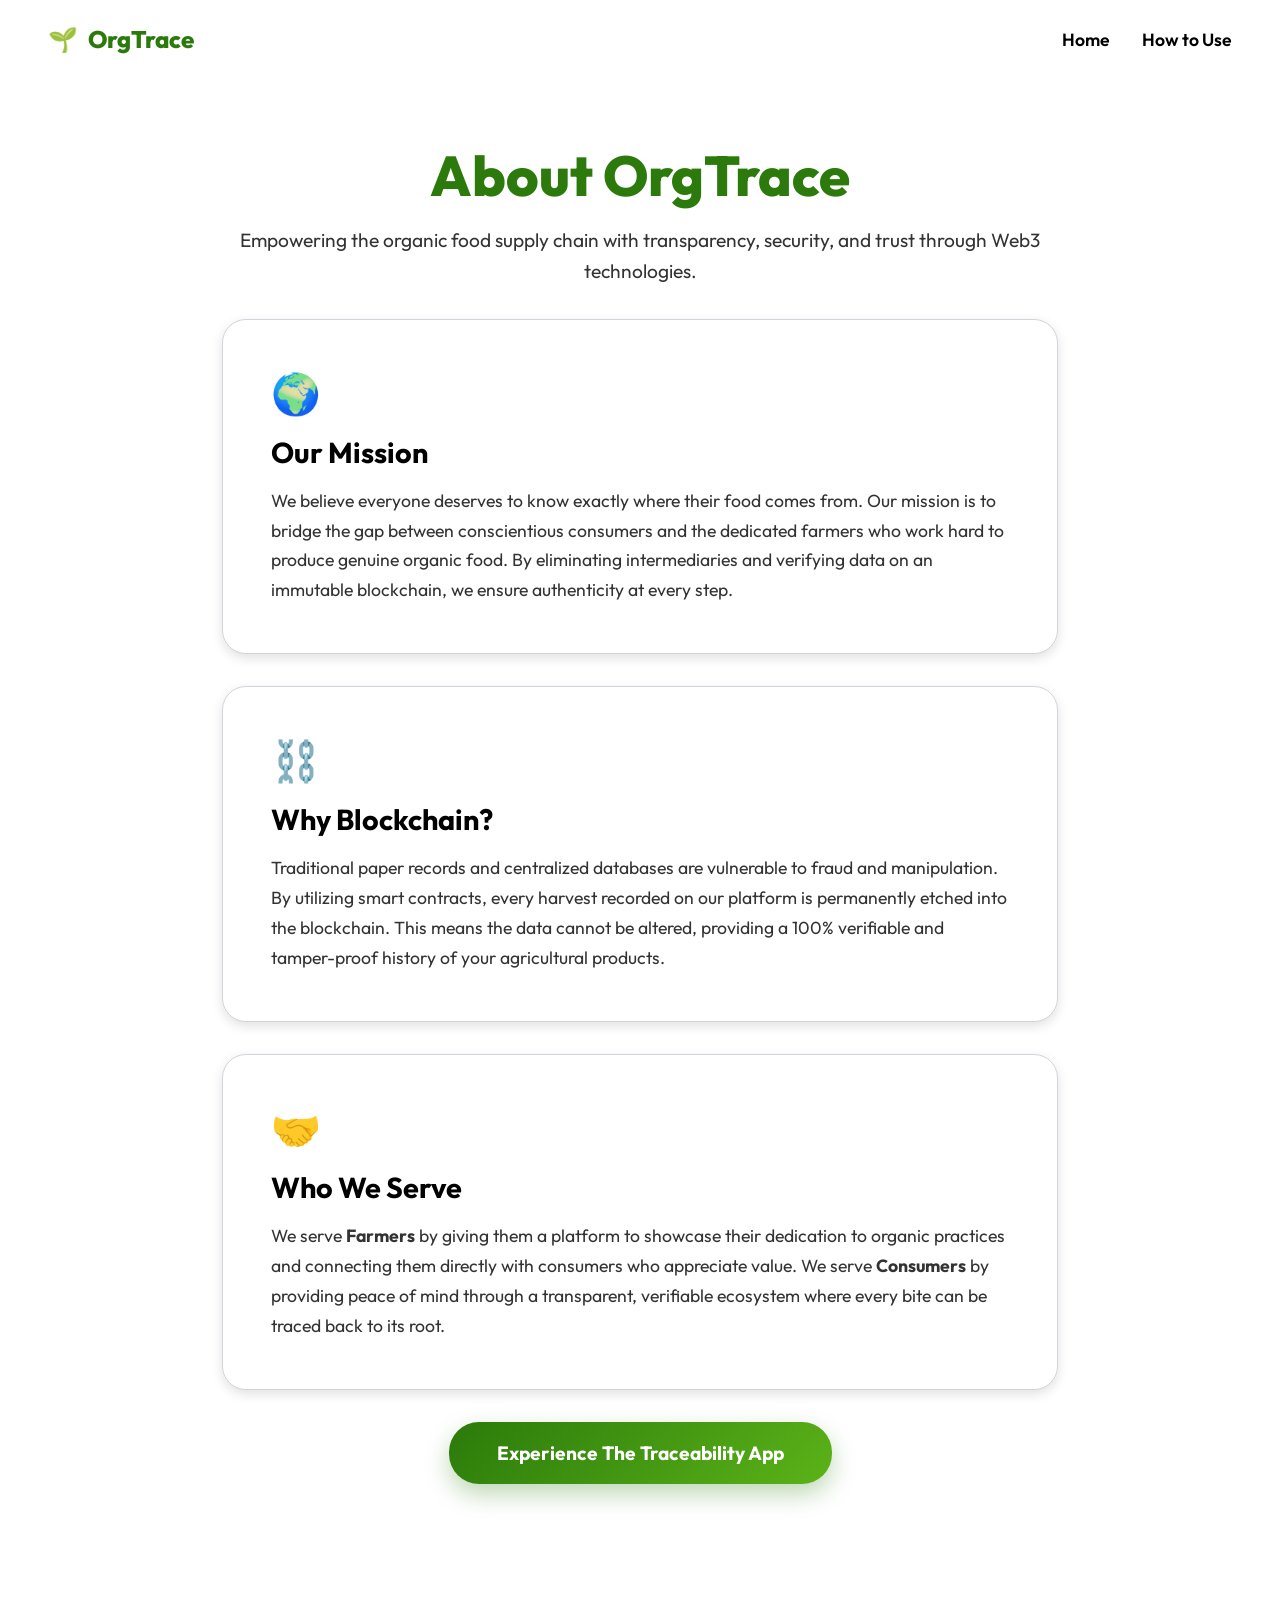
<file: about.html>
<!DOCTYPE html>
<html lang="en">
<head>
    <meta charset="UTF-8">
    <meta name="viewport" content="width=device-width, initial-scale=1.0">
    <title>About Us - Organic Traceability</title>
    
    <!-- Google Fonts -->
    <link rel="preconnect" href="https://fonts.googleapis.com">
    <link rel="preconnect" href="https://fonts.gstatic.com" crossorigin>
    <link href="https://fonts.googleapis.com/css2?family=Outfit:wght@300;400;600;700;800&display=swap" rel="stylesheet">
    
    <link rel="stylesheet" href="style.css">
    
    <style>
        body {
            display: block; 
            padding: 0;
            overflow-x: hidden;
            overflow-y: auto;
        }

        .about-container {
            position: relative;
            z-index: 10;
            min-height: 100vh;
            display: flex;
            flex-direction: column;
            align-items: center;
        }

        nav {
            width: 100%;
            padding: 1.5rem 3rem;
            display: flex;
            justify-content: space-between;
            align-items: center;
            max-width: 1400px;
        }

        nav .logo {
            font-size: 1.5rem;
            font-weight: 800;
            color: var(--primary-color);
            text-decoration: none;
            display: flex;
            align-items: center;
            gap: 10px;
        }

        .nav-links {
            display: flex;
            gap: 2rem;
        }

        .nav-links a {
            text-decoration: none;
            color: var(--text-dark);
            font-weight: 600;
            font-size: 1.1rem;
            transition: color 0.3s ease;
        }

        .nav-links a:hover {
            color: var(--primary-color);
        }

        .header-section {
            text-align: center;
            padding: 4rem 2rem 2rem;
            max-width: 900px;
            animation: fadeInDown 0.8s ease;
        }

        .header-section h1 {
            font-size: 3.5rem;
            color: var(--primary-color);
            margin-bottom: 1rem;
            line-height: 1.2;
            font-weight: 800;
        }

        .header-section p {
            font-size: 1.2rem;
            color: var(--text-light);
            line-height: 1.6;
        }

        .content-section {
            max-width: 900px;
            width: 100%;
            padding: 0 2rem 4rem;
            animation: fadeInUp 0.8s ease forwards;
        }

        .about-card {
            padding: 3rem;
            margin-bottom: 2rem;
        }

        .about-card h2 {
            border: none;
            padding: 0;
            margin-bottom: 1rem;
            font-size: 1.8rem;
            color: var(--text-dark);
        }

        .about-card p {
            color: var(--text-light);
            line-height: 1.7;
            font-size: 1.1rem;
            margin-bottom: 1.5rem;
        }

        .about-card p:last-child {
            margin-bottom: 0;
        }

        .cta-bottom {
            text-align: center;
            margin-bottom: 4rem;
        }

        .cta-btn {
            background: linear-gradient(135deg, var(--primary-color), var(--secondary-color));
            color: white;
            padding: 1.2rem 3rem;
            border-radius: 30px;
            font-size: 1.2rem;
            font-weight: 700;
            text-decoration: none;
            box-shadow: 0 10px 25px rgba(43, 122, 11, 0.3);
            transition: all 0.4s ease;
            display: inline-block;
        }

        .cta-btn:hover {
            transform: translateY(-5px) scale(1.05);
            box-shadow: 0 15px 35px rgba(43, 122, 11, 0.4);
        }

        @keyframes fadeInDown {
            from { opacity: 0; transform: translateY(-40px); }
            to { opacity: 1; transform: translateY(0); }
        }
        @keyframes fadeInUp {
            from { opacity: 0; transform: translateY(40px); }
            to { opacity: 1; transform: translateY(0); }
        }
        
        @media (max-width: 768px) {
            .nav-links {
                gap: 1rem;
            }
        }
    </style>
</head>
<body>
    <div class="background-elements">
        <div class="blob blob-1"></div>
        <div class="blob blob-2"></div>
    </div>
    
    <div class="about-container">
        <nav>
            <a href="home.html" class="logo">
                <span>🌱</span> OrgTrace
            </a>
            <div class="nav-links">
                <a href="home.html">Home</a>
                <a href="guide.html">How to Use</a>
            </div>
        </nav>

        <section class="header-section">
            <h1>About OrgTrace</h1>
            <p>Empowering the organic food supply chain with transparency, security, and trust through Web3 technologies.</p>
        </section>

        <section class="content-section">
            <div class="glass-card about-card">
                <div style="font-size: 2.5rem; margin-bottom: 1rem;">🌍</div>
                <h2>Our Mission</h2>
                <p>We believe everyone deserves to know exactly where their food comes from. Our mission is to bridge the gap between conscientious consumers and the dedicated farmers who work hard to produce genuine organic food. By eliminating intermediaries and verifying data on an immutable blockchain, we ensure authenticity at every step.</p>
            </div>

            <div class="glass-card about-card">
                <div style="font-size: 2.5rem; margin-bottom: 1rem;">⛓️</div>
                <h2>Why Blockchain?</h2>
                <p>Traditional paper records and centralized databases are vulnerable to fraud and manipulation. By utilizing smart contracts, every harvest recorded on our platform is permanently etched into the blockchain. This means the data cannot be altered, providing a 100% verifiable and tamper-proof history of your agricultural products.</p>
            </div>

            <div class="glass-card about-card">
                <div style="font-size: 2.5rem; margin-bottom: 1rem;">🤝</div>
                <h2>Who We Serve</h2>
                <p>We serve <b>Farmers</b> by giving them a platform to showcase their dedication to organic practices and connecting them directly with consumers who appreciate value. We serve <b>Consumers</b> by providing peace of mind through a transparent, verifiable ecosystem where every bite can be traced back to its root.</p>
            </div>
            
            <div class="cta-bottom">
                <a href="index.html" class="cta-btn">Experience The Traceability App</a>
            </div>
        </section>
    </div>
</body>
</html>
</file>
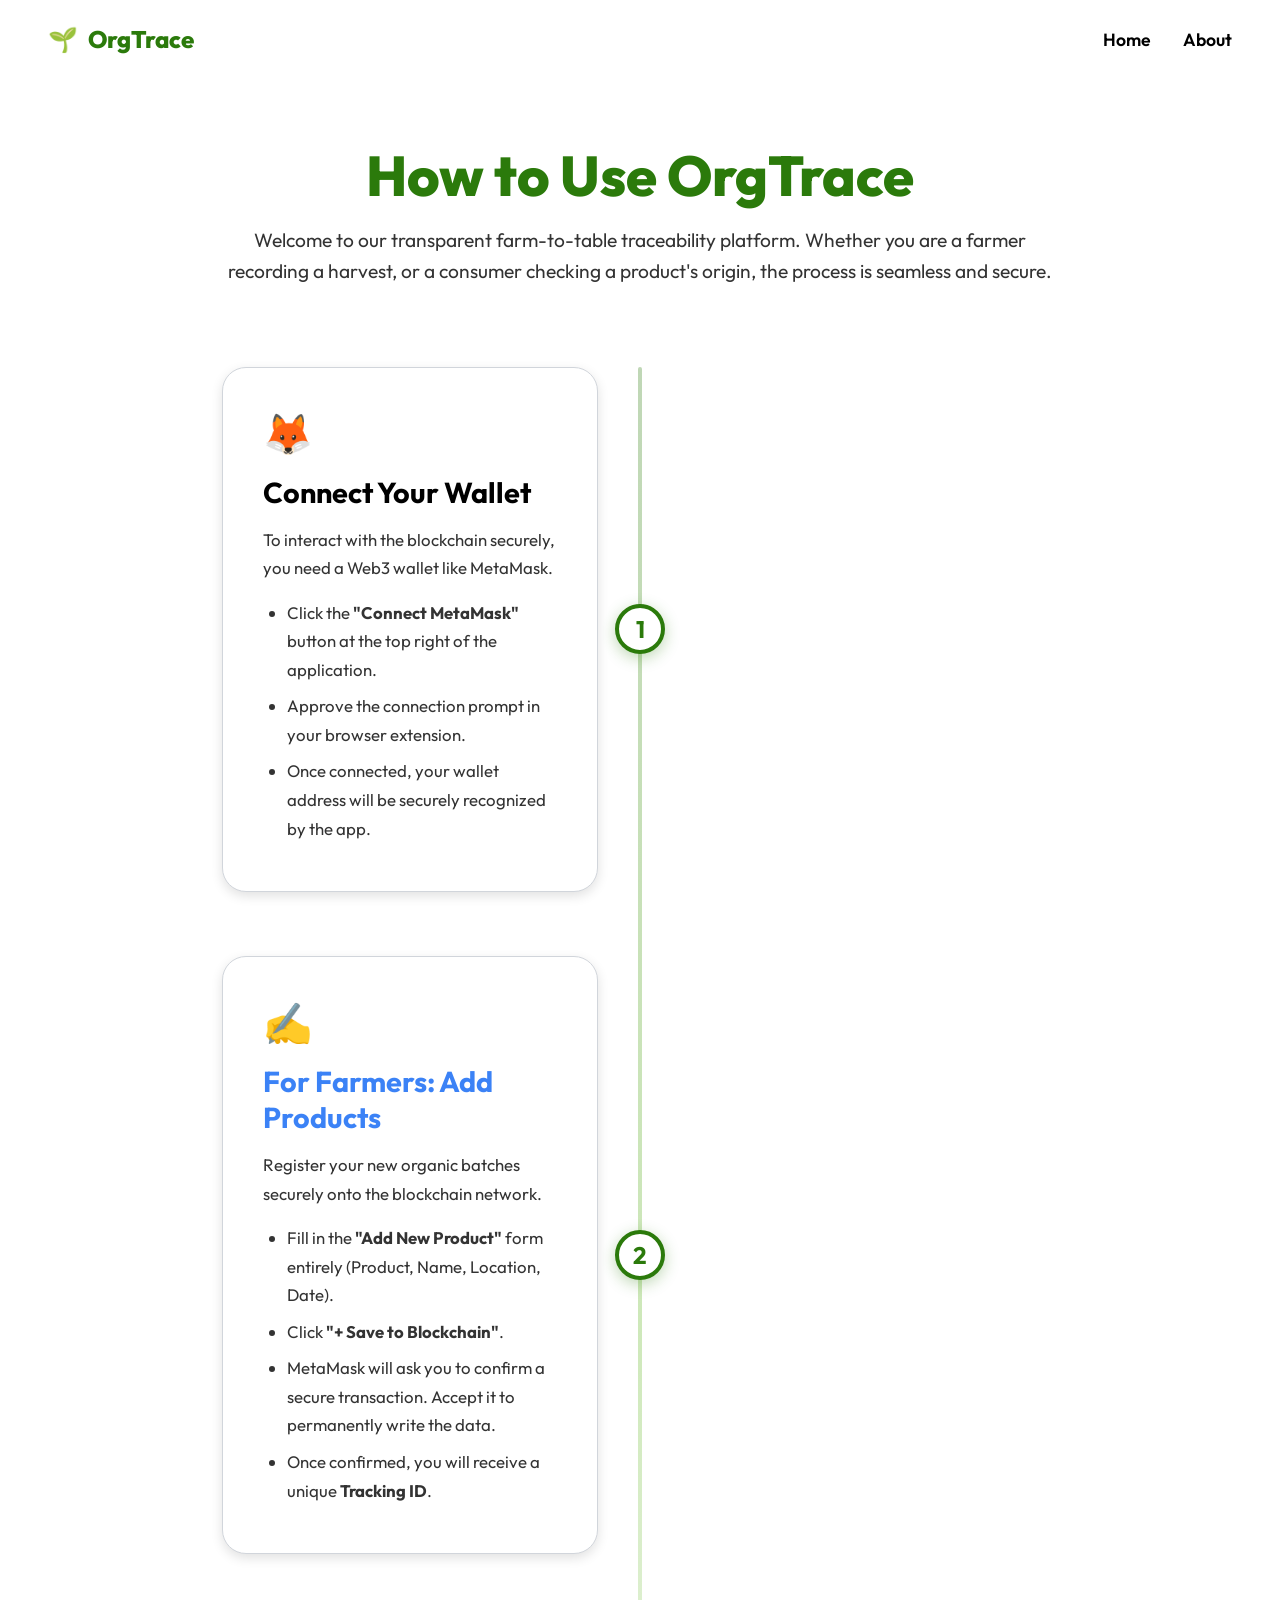
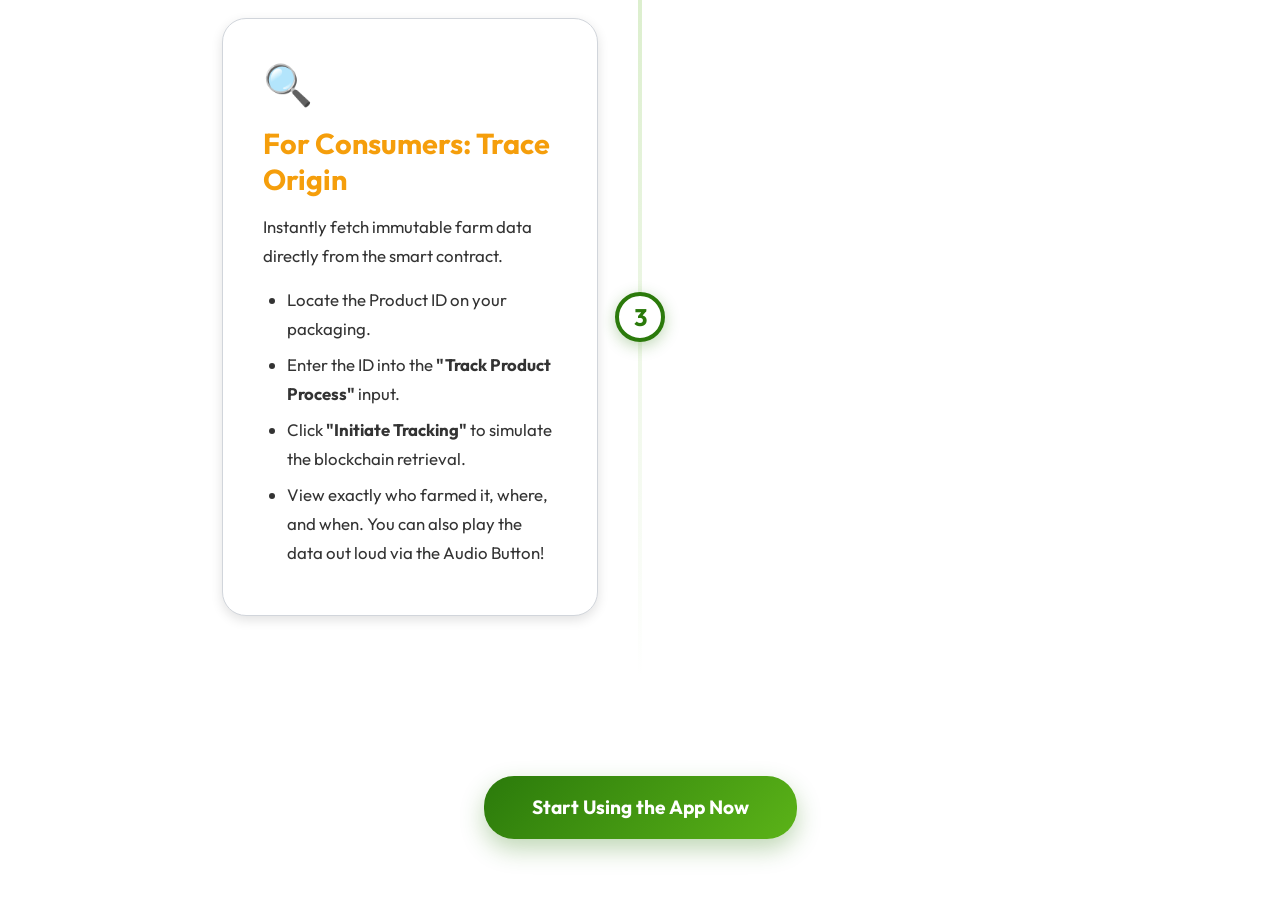
<file: guide.html>
<!DOCTYPE html>
<html lang="en">
<head>
    <meta charset="UTF-8">
    <meta name="viewport" content="width=device-width, initial-scale=1.0">
    <title>How to Use - Organic Traceability</title>
    
    
    <link rel="preconnect" href="https://fonts.googleapis.com">
    <link rel="preconnect" href="https://fonts.gstatic.com" crossorigin>
    <link href="https://fonts.googleapis.com/css2?family=Outfit:wght@300;400;600;700;800&display=swap" rel="stylesheet">
    
    <link rel="stylesheet" href="style.css">
    
    <style>
        body {
            display: block; 
            padding: 0;
            overflow-x: hidden;
            overflow-y: auto;
        }

        .guide-container {
            position: relative;
            z-index: 10;
            min-height: 100vh;
            display: flex;
            flex-direction: column;
            align-items: center;
        }

        nav {
            width: 100%;
            padding: 1.5rem 3rem;
            display: flex;
            justify-content: space-between;
            align-items: center;
            max-width: 1400px;
        }

        nav .logo {
            font-size: 1.5rem;
            font-weight: 800;
            color: var(--primary-color);
            text-decoration: none;
            display: flex;
            align-items: center;
            gap: 10px;
        }

        .nav-links a {
            text-decoration: none;
            color: var(--text-dark);
            font-weight: 600;
            font-size: 1.1rem;
            transition: color 0.3s ease;
        }

        .nav-links a:hover {
            color: var(--primary-color);
        }

        .header-section {
            text-align: center;
            padding: 4rem 2rem 2rem;
            max-width: 900px;
            animation: fadeInDown 0.8s ease;
        }

        .header-section h1 {
            font-size: 3.5rem;
            color: var(--primary-color);
            margin-bottom: 1rem;
            line-height: 1.2;
            font-weight: 800;
        }

        .header-section p {
            font-size: 1.2rem;
            color: var(--text-light);
            line-height: 1.6;
        }

        .timeline {
            position: relative;
            max-width: 900px;
            margin: 3rem auto 6rem;
            padding: 0 2rem;
        }

        .timeline::before {
            content: '';
            position: absolute;
            left: 50%;
            transform: translateX(-50%);
            top: 0;
            bottom: 0;
            width: 4px;
            background: linear-gradient(to bottom, var(--primary-color), var(--secondary-color), transparent);
            border-radius: 4px;
            opacity: 0.3;
        }

        .timeline-item {
            display: flex;
            justify-content: space-between;
            align-items: center;
            margin-bottom: 4rem;
            position: relative;
            animation: fadeInUp 0.8s ease forwards;
            opacity: 0;
            transform: translateY(30px);
        }

        .timeline-item:nth-child(1) { animation-delay: 0.2s; }
        .timeline-item:nth-child(2) { animation-delay: 0.4s; }
        .timeline-item:nth-child(3) { animation-delay: 0.6s; }

        .timeline-content {
            width: 45%;
            padding: 2.5rem;
        }

        .timeline-item:nth-child(even) {
            flex-direction: row-reverse;
        }

        .timeline-badge {
            width: 50px;
            height: 50px;
            background: white;
            border: 4px solid var(--primary-color);
            border-radius: 50%;
            position: absolute;
            left: 50%;
            transform: translateX(-50%);
            display: flex;
            align-items: center;
            justify-content: center;
            font-size: 1.5rem;
            font-weight: bold;
            color: var(--primary-color);
            box-shadow: 0 4px 15px rgba(43, 122, 11, 0.3);
            z-index: 2;
        }

        .timeline-content h2 {
            border: none;
            padding: 0;
            margin-bottom: 1rem;
            font-size: 1.8rem;
            color: var(--text-dark);
        }

        .timeline-content p, .timeline-content li {
            color: var(--text-light);
            line-height: 1.7;
            font-size: 1.05rem;
        }

        .timeline-content ul {
            margin-top: 1rem;
            padding-left: 1.5rem;
        }

        .timeline-content li {
            margin-bottom: 0.5rem;
        }

        .cta-bottom {
            text-align: center;
            margin-bottom: 4rem;
            animation: fadeIn 1s ease forwards;
            animation-delay: 1s;
            opacity: 0;
        }

        .cta-btn {
            background: linear-gradient(135deg, var(--primary-color), var(--secondary-color));
            color: white;
            padding: 1.2rem 3rem;
            border-radius: 30px;
            font-size: 1.2rem;
            font-weight: 700;
            text-decoration: none;
            box-shadow: 0 10px 25px rgba(43, 122, 11, 0.3);
            transition: all 0.4s ease;
            display: inline-block;
        }

        .cta-btn:hover {
            transform: translateY(-5px) scale(1.05);
            box-shadow: 0 15px 35px rgba(43, 122, 11, 0.4);
        }

        @keyframes fadeInDown {
            from { opacity: 0; transform: translateY(-40px); }
            to { opacity: 1; transform: translateY(0); }
        }
        @keyframes fadeInUp {
            to { opacity: 1; transform: translateY(0); }
        }
        @keyframes fadeIn {
            to { opacity: 1; }
        }

        @media (max-width: 768px) {
            .timeline::before {
                left: 30px;
            }
            .timeline-item {
                flex-direction: column;
                align-items: flex-start;
            }
            .timeline-item:nth-child(even) {
                flex-direction: column;
            }
            .timeline-badge {
                left: 30px;
                transform: translateX(-50%);
            }
            .timeline-content {
                width: 100%;
                padding-left: 70px;
                padding-right: 0;
                padding-top: 0;
            }
        }
    </style>
</head>
<body>
    <div class="background-elements">
        <div class="blob blob-1"></div>
        <div class="blob blob-2"></div>
    </div>
    
    <div class="guide-container">
        <nav>
            <a href="home.html" class="logo">
                <span>🌱</span> OrgTrace
            </a>
            <div class="nav-links" style="display: flex; gap: 2rem;">
                <a href="home.html">Home</a>
                <a href="about.html">About</a>
            </div>
        </nav>

        <section class="header-section">
            <h1>How to Use OrgTrace</h1>
            <p>Welcome to our transparent farm-to-table traceability platform. Whether you are a farmer recording a harvest, or a consumer checking a product's origin, the process is seamless and secure.</p>
        </section>

        <div class="timeline">
         
            <div class="timeline-item">
                <div class="timeline-badge">1</div>
                <div class="timeline-content glass-card">
                    <div style="font-size: 2.5rem; margin-bottom: 1rem;">🦊</div>
                    <h2>Connect Your Wallet</h2>
                    <p>To interact with the blockchain securely, you need a Web3 wallet like MetaMask.</p>
                    <ul>
                        <li>Click the <strong>"Connect MetaMask"</strong> button at the top right of the application.</li>
                        <li>Approve the connection prompt in your browser extension.</li>
                        <li>Once connected, your wallet address will be securely recognized by the app.</li>
                    </ul>
                </div>
                <div class="timeline-content" style="background: transparent; border: none; box-shadow: none;">
                   
                </div>
            </div>

        
            <div class="timeline-item">
                <div class="timeline-badge">2</div>
                <div class="timeline-content" style="background: transparent; border: none; box-shadow: none;">
                 
                </div>
                <div class="timeline-content glass-card">
                    <div style="font-size: 2.5rem; margin-bottom: 1rem;">✍️</div>
                    <h2 style="color: #3b82f6;">For Farmers: Add Products</h2>
                    <p>Register your new organic batches securely onto the blockchain network.</p>
                    <ul>
                        <li>Fill in the <strong>"Add New Product"</strong> form entirely (Product, Name, Location, Date).</li>
                        <li>Click <strong>"+ Save to Blockchain"</strong>.</li>
                        <li>MetaMask will ask you to confirm a secure transaction. Accept it to permanently write the data.</li>
                        <li>Once confirmed, you will receive a unique <b>Tracking ID</b>.</li>
                    </ul>
                </div>
            </div>

            
            <div class="timeline-item">
                <div class="timeline-badge">3</div>
                <div class="timeline-content glass-card">
                    <div style="font-size: 2.5rem; margin-bottom: 1rem;">🔍</div>
                    <h2 style="color: #f59e0b;">For Consumers: Trace Origin</h2>
                    <p>Instantly fetch immutable farm data directly from the smart contract.</p>
                    <ul>
                        <li>Locate the Product ID on your packaging.</li>
                        <li>Enter the ID into the <strong>"Track Product Process"</strong> input.</li>
                        <li>Click <strong>"Initiate Tracking"</strong> to simulate the blockchain retrieval.</li>
                        <li>View exactly who farmed it, where, and when. You can also play the data out loud via the Audio Button!</li>
                    </ul>
                </div>
                <div class="timeline-content" style="background: transparent; border: none; box-shadow: none;">
                  
                </div>
            </div>
        </div>

        <div class="cta-bottom">
            <a href="index.html" class="cta-btn">Start Using the App Now</a>
        </div>
    </div>
</body>
</html>
</file>
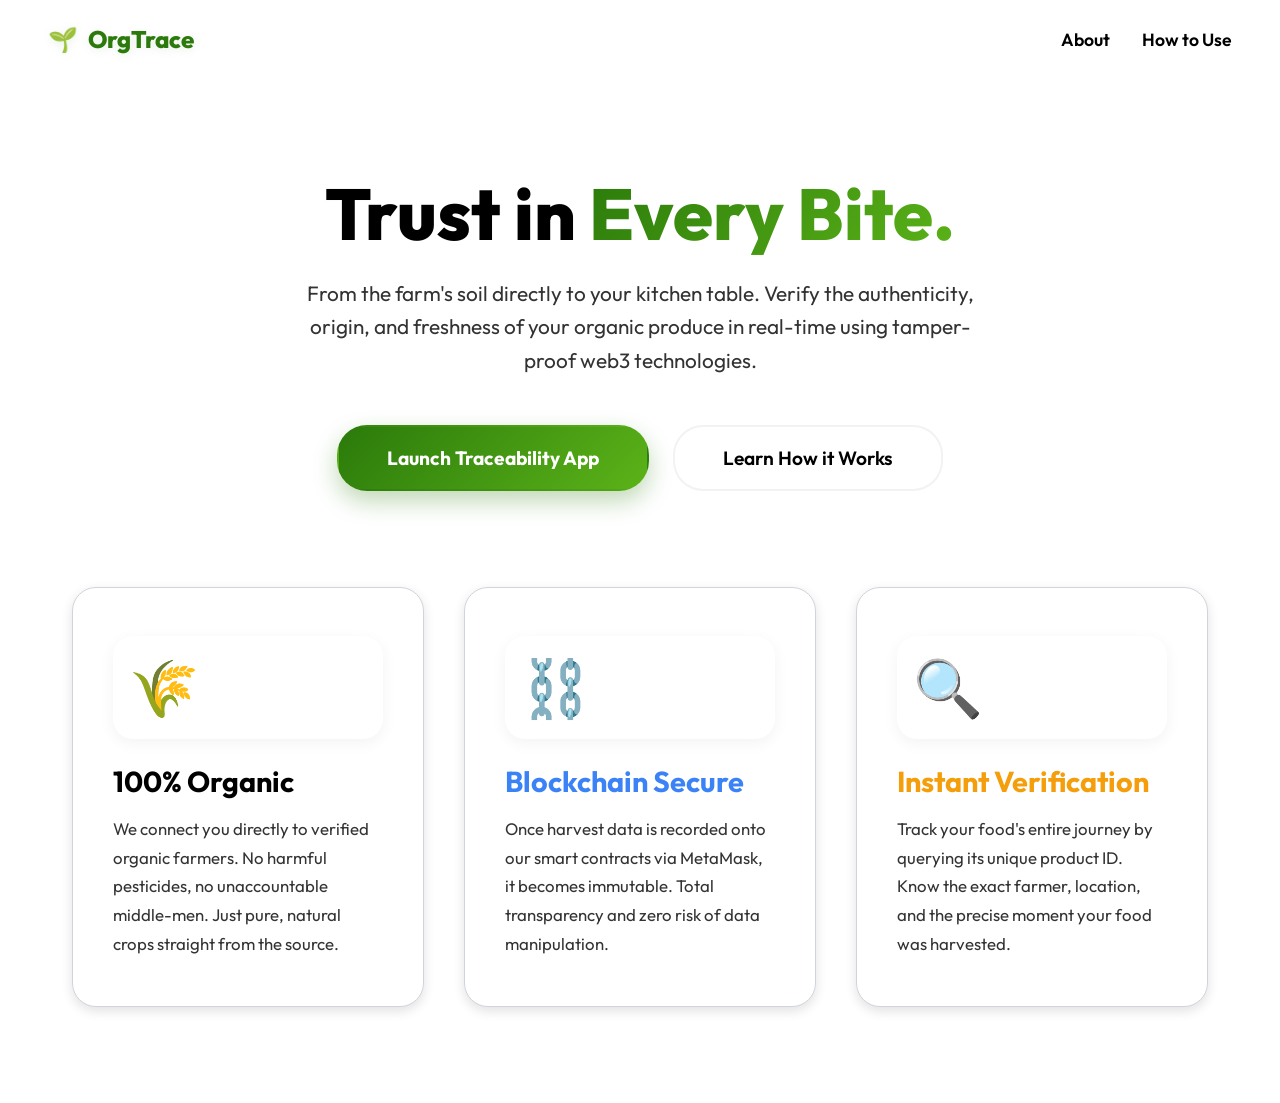
<file: home.html>
<!DOCTYPE html>
<html lang="en">

<head>
    <meta charset="UTF-8">
    <meta name="viewport" content="width=device-width, initial-scale=1.0">
    <title>Organic Traceability - Home</title>
    <meta name="description"
        content="Discover farm-to-table organic produce powered by blockchain. Verify authenticity instantly.">

    <!-- Google Fonts -->
    <link rel="preconnect" href="https://fonts.googleapis.com">
    <link rel="preconnect" href="https://fonts.gstatic.com" crossorigin>
    <link href="https://fonts.googleapis.com/css2?family=Outfit:wght@300;400;600;700;800&display=swap" rel="stylesheet">

    <link rel="stylesheet" href="style.css">

    <style>
        body {
            display: block;
            padding: 0;
            overflow-x: hidden;
            overflow-y: auto;
        }

        .home-container {
            position: relative;
            z-index: 10;
            min-height: 100vh;
            display: flex;
            flex-direction: column;
            align-items: center;
        }

        nav {
            width: 100%;
            padding: 1.5rem 3rem;
            display: flex;
            justify-content: space-between;
            align-items: center;
            max-width: 1400px;
            animation: fadeInDown 0.8s ease;
        }

        nav .logo {
            font-size: 1.5rem;
            font-weight: 800;
            color: var(--primary-color);
            text-decoration: none;
            display: flex;
            align-items: center;
            gap: 10px;
            text-shadow: 0 2px 10px rgba(43, 122, 11, 0.1);
        }

        .hero {
            text-align: center;
            padding: 6rem 2rem 4rem;
            display: flex;
            flex-direction: column;
            align-items: center;
            justify-content: center;
            flex-grow: 1;
        }

        .hero h1 {
            font-size: 4.5rem;
            color: var(--text-dark);
            margin-bottom: 1.5rem;
            line-height: 1.1;
            font-weight: 800;
            animation: fadeInDown 0.8s ease;
            max-width: 900px;
        }

        .hero h1 span {
            background: linear-gradient(135deg, var(--primary-color), var(--secondary-color));
            -webkit-background-clip: text;
            -webkit-text-fill-color: transparent;
        }

        .hero p {
            font-size: 1.3rem;
            color: var(--text-light);
            max-width: 700px;
            margin-bottom: 3rem;
            line-height: 1.6;
            animation: fadeInUp 0.8s ease;
        }

        .cta-group {
            display: flex;
            gap: 1.5rem;
            animation: fadeInUp 1s ease;
        }

        .cta-btn {
            background: linear-gradient(135deg, var(--primary-color), var(--secondary-color));
            color: white;
            padding: 1.2rem 3rem;
            border-radius: 30px;
            font-size: 1.2rem;
            font-weight: 700;
            text-decoration: none;
            box-shadow: 0 10px 25px rgba(43, 122, 11, 0.3);
            transition: all 0.4s cubic-bezier(0.175, 0.885, 0.32, 1.275);
            display: inline-block;
            border: 2px solid transparent;
        }

        .cta-btn:hover {
            transform: translateY(-5px) scale(1.05);
            box-shadow: 0 15px 35px rgba(43, 122, 11, 0.4);
        }

        .secondary-btn {
            background: rgba(255, 255, 255, 0.8);
            backdrop-filter: blur(10px);
            color: var(--text-dark);
            padding: 1.2rem 3rem;
            border-radius: 30px;
            font-size: 1.2rem;
            font-weight: 600;
            text-decoration: none;
            border: 2px solid rgba(0, 0, 0, 0.05);
            transition: all 0.3s ease;
        }

        .secondary-btn:hover {
            background: white;
            transform: translateY(-3px);
            box-shadow: 0 8px 20px rgba(0, 0, 0, 0.05);
        }

        .features {
            display: grid;
            grid-template-columns: repeat(auto-fit, minmax(320px, 1fr));
            gap: 2.5rem;
            padding: 2rem 2rem 6rem;
            max-width: 1200px;
            width: 100%;
        }

        .feature-card {
            text-align: left;
            padding: 3rem 2.5rem;
            display: flex;
            flex-direction: column;
            transition: all 0.4s ease;
            position: relative;
            overflow: hidden;
            animation: fadeIn 1.2s ease;
        }

        .feature-card::before {
            content: '';
            position: absolute;
            top: 0;
            left: 0;
            width: 100%;
            height: 4px;
            background: linear-gradient(90deg, var(--primary-color), var(--secondary-color));
            transform: scaleX(0);
            transform-origin: left;
            transition: transform 0.4s ease;
        }

        .feature-card:hover {
            transform: translateY(-10px);
            background: rgba(255, 255, 255, 0.95);
        }

        .feature-card:hover::before {
            transform: scaleX(1);
        }

        .feature-icon {
            font-size: 3.5rem;
            margin-bottom: 1.5rem;
            display: inline-block;
            background: var(--bg-color);
            padding: 1rem;
            border-radius: 20px;
            box-shadow: 0 4px 15px rgba(0, 0, 0, 0.05);
            transition: transform 0.3s ease;
        }

        .feature-card:hover .feature-icon {
            transform: scale(1.1) rotate(5deg);
        }

        .feature-card h2 {
            border: none;
            padding: 0;
            margin-bottom: 1rem;
            font-size: 1.8rem;
        }

        .feature-card p {
            color: var(--text-light);
            line-height: 1.7;
            font-size: 1.05rem;
        }

        @keyframes fadeInDown {
            from {
                opacity: 0;
                transform: translateY(-40px);
            }

            to {
                opacity: 1;
                transform: translateY(0);
            }
        }

        @keyframes fadeInUp {
            from {
                opacity: 0;
                transform: translateY(40px);
            }

            to {
                opacity: 1;
                transform: translateY(0);
            }
        }

        @keyframes fadeIn {
            from {
                opacity: 0;
            }

            to {
                opacity: 1;
            }
        }

        @media (max-width: 768px) {
            .hero h1 {
                font-size: 3rem;
            }

            .cta-group {
                flex-direction: column;
                width: 100%;
                max-width: 300px;
                margin: 0 auto;
            }

            .cta-btn,
            .secondary-btn {
                width: 100%;
                text-align: center;
            }

            nav {
                padding: 1.5rem;
            }
        }
    </style>
</head>

<body>
    <div class="background-elements">
        <div class="blob blob-1"></div>
        <div class="blob blob-2"></div>
    </div>

    <div class="home-container">
        <nav>
            <a href="home.html" class="logo">
                <span>🌱</span> OrgTrace
            </a>
            <div class="nav-links" style="display: flex; gap: 2rem;">
                <a href="about.html"
                    style="text-decoration: none; color: var(--text-dark); font-weight: 600; font-size: 1.1rem; transition: color 0.3s ease;">About</a>
                <a href="guide.html"
                    style="text-decoration: none; color: var(--text-dark); font-weight: 600; font-size: 1.1rem; transition: color 0.3s ease;">How to Use</a>
            </div>
        </nav>

        <section class="hero">
            <h1>Trust in <span>Every Bite.</span></h1>
            <p>From the farm's soil directly to your kitchen table. Verify the authenticity, origin, and freshness of your organic produce in real-time using tamper-proof web3 technologies.</p>

            <div class="cta-group">
                <a href="index.html" class="cta-btn">Launch Traceability App</a>
                <a href="guide.html" class="secondary-btn">Learn How it Works</a>
            </div>
        </section>

        <section id="learn-more" class="features">
            <div class="glass-card feature-card">
                <div class="feature-icon">🌾</div>
                <h2>100% Organic</h2>
                <p>We connect you directly to verified organic farmers. No harmful pesticides, no unaccountable middle-men. Just pure, natural crops straight from the source.</p>
            </div>

            <div class="glass-card feature-card">
                <div class="feature-icon">⛓️</div>
                <h2 style="color: #3b82f6;">Blockchain Secure</h2>
                <p>Once harvest data is recorded onto our smart contracts via MetaMask, it becomes immutable. Total transparency and zero risk of data manipulation.</p>
            </div>

            <div class="glass-card feature-card">
                <div class="feature-icon">🔍</div>
                <h2 style="color: #f59e0b;">Instant Verification</h2>
                <p>Track your food's entire journey by querying its unique product ID. Know the exact farmer, location, and the precise moment your food was harvested.</p>
            </div>
        </section>
    </div>
</body>

</html>
</file>
<file: style.css>
:root {
    --primary-color: #2b7a0b;
    --secondary-color: #5bb318;
    --accent-color: #f7a76c;
    --text-dark: #000000;
    --text-light: #333333;
    --bg-color: #ffffff;
    --card-bg: #ffffff;
    --box-bg: #f9fafb;
    --border-color: #d1d5db;
    --card-shadow: 0 4px 12px rgba(0, 0, 0, 0.12);
}

* {
    margin: 0;
    padding: 0;
    box-sizing: border-box;
}

html,
body {
    width: 100%;
    overflow-x: hidden;
}

body {
    font-family: 'Outfit', sans-serif;
    background-color: var(--bg-color);
    color: var(--text-dark);
    min-height: 100vh;
    display: flex;
    justify-content: center;
    align-items: center;
    overflow-x: hidden;
    position: relative;
    padding: 2rem 0;
}

/* background elements hidden for default white layout */
.background-elements {
    display: none;
}

.blob {
    display: none;
}

.container {
    width: 100%;
    max-width: 1200px;
    padding: 2rem;
    z-index: 10;
    margin: auto;
}

header {
    width: 100%;
    text-align: center;
    margin-bottom: 3rem;
    overflow: hidden;
}

header h1 {
    font-size: 3rem;
    color: var(--text-dark);
    font-weight: 700;
    margin-bottom: 0.5rem;
    max-width: 100%;
    word-wrap: break-word;
    overflow-wrap: break-word;
}

header p {
    font-size: 1.2rem;
    color: var(--text-dark);
    max-width: 800px;
    margin: 0 auto;
    line-height: 1.6;
    word-wrap: break-word;
    overflow-wrap: break-word;
}

/* Layout System */
.layout-grid {
    display: grid;
    grid-template-columns: 1fr 1fr;
    gap: 2.5rem;
    align-items: stretch;
}

.left-column,
.right-column {
    display: flex;
    flex-direction: column;
    gap: 2rem;
}

/* Card System */
.glass-card {
    background: var(--card-bg);
    border: 1px solid var(--border-color);
    border-radius: 24px;
    padding: 2.5rem;
    box-shadow: var(--card-shadow);
    transition: box-shadow 0.3s ease;
    height: 100%;
    color: var(--text-dark);
}

.glass-card:hover {
    box-shadow: 0 8px 18px rgba(0, 0, 0, 0.15);
}

h2 {
    font-size: 1.6rem;
    color: var(--text-dark);
    margin-bottom: 1.5rem;
    border-bottom: 2px solid var(--secondary-color);
    padding-bottom: 0.5rem;
    display: inline-block;
    word-wrap: break-word;
    overflow-wrap: break-word;
}

/* Tracking Steps */
.step {
    padding: 12px;
    margin-bottom: 8px;
    border-radius: 8px;
    background: var(--box-bg);
    font-size: 0.95rem;
    color: var(--text-dark);
    border-left: 4px solid var(--accent-color);
    display: flex;
    align-items: center;
    gap: 8px;
    word-wrap: break-word;
    overflow-wrap: break-word;
}

/* Form Styles */
.input-group {
    margin-bottom: 1.5rem;
}

label {
    display: block;
    font-weight: 600;
    margin-bottom: 0.5rem;
    color: var(--text-dark);
}

input {
    width: 100%;
    padding: 0.8rem 1.2rem;
    border-radius: 12px;
    border: 1px solid var(--border-color);
    background: #ffffff;
    color: #000000;
    font-family: 'Outfit', sans-serif;
    font-size: 1rem;
    transition: all 0.3s ease;
    min-width: 0;
}

input::placeholder {
    color: #555555;
}

input:focus {
    outline: none;
    border-color: var(--secondary-color);
    box-shadow: 0 0 0 3px rgba(91, 179, 24, 0.2);
}

button {
    width: 100%;
    padding: 1rem;
    border: none;
    border-radius: 12px;
    font-family: 'Outfit', sans-serif;
    font-size: 1.1rem;
    font-weight: 600;
    cursor: pointer;
    transition: all 0.3s ease;
}

.submit-btn {
    background: var(--primary-color);
    color: #ffffff;
    margin-top: 0.5rem;
    box-shadow: 0 4px 12px rgba(43, 122, 11, 0.25);
}

.submit-btn:hover {
    background: var(--secondary-color);
}

.submit-btn:active {
    transform: scale(0.98);
}

/* History Section */
.history-section {
    padding: 2rem;
    flex-grow: 1;
}

.history-list {
    max-height: 250px;
    overflow-y: auto;
    display: flex;
    flex-direction: column;
    gap: 10px;
    padding-right: 5px;
}

.history-list::-webkit-scrollbar {
    width: 6px;
}

.history-list::-webkit-scrollbar-track {
    background: #eeeeee;
    border-radius: 4px;
}

.history-list::-webkit-scrollbar-thumb {
    background: var(--secondary-color);
    border-radius: 4px;
}

.history-item {
    background: #ffffff;
    border: 1px solid var(--border-color);
    padding: 1rem;
    border-radius: 12px;
    cursor: pointer;
    transition: all 0.2s ease;
    display: flex;
    justify-content: space-between;
    align-items: center;
    color: var(--text-dark);
    gap: 10px;
}

.history-item:hover,
.history-item.active {
    background: #f0fdf4;
    border-left: 4px solid var(--primary-color);
    box-shadow: 0 4px 10px rgba(0, 0, 0, 0.08);
}

.history-item-info {
    min-width: 0;
}

.history-item-info strong {
    display: block;
    color: var(--text-dark);
    margin-bottom: 0.2rem;
    font-size: 1.1rem;
    word-wrap: break-word;
    overflow-wrap: break-word;
}

.history-item-info span {
    font-size: 0.85rem;
    color: var(--text-light);
    word-wrap: break-word;
    overflow-wrap: break-word;
}

.empty-state {
    color: var(--text-light);
    font-style: italic;
    text-align: center;
    padding: 1rem 0;
}

/* Details and Result section */
.details-grid {
    display: flex;
    flex-direction: column;
    gap: 1rem;
    margin-bottom: 2rem;
}

.detail-item {
    display: flex;
    justify-content: space-between;
    gap: 15px;
    padding: 1rem;
    background: var(--box-bg);
    border-radius: 12px;
    border-left: 4px solid var(--secondary-color);
    color: var(--text-dark);
}

.label {
    font-weight: 600;
    color: var(--text-light);
}

.value {
    font-weight: 700;
    color: var(--text-dark);
    text-align: right;
    word-wrap: break-word;
    overflow-wrap: break-word;
    min-width: 0;
}

.qr-container {
    text-align: center;
    margin-bottom: 2rem;
}

.qr-container h3 {
    margin-bottom: 1rem;
    color: var(--text-dark);
    font-size: 1.2rem;
}

#qr-code-img {
    width: 200px;
    height: 200px;
    border-radius: 16px;
    padding: 15px;
    background: white;
    border: 1px solid #dddddd;
    box-shadow: 0 6px 18px rgba(0, 0, 0, 0.08);
    transition: transform 0.3s ease;
}

#qr-code-img:hover {
    transform: scale(1.03);
}

.audio-btn {
    background: #ffffff;
    color: #000000;
    border: 2px solid #000000;
    display: flex;
    align-items: center;
    justify-content: center;
    gap: 10px;
    padding: 1rem;
}

.audio-btn:hover {
    background: #000000;
    color: #ffffff;
}

/* Empty View placeholder */
.empty-result-card {
    text-align: center;
    display: flex;
    flex-direction: column;
    align-items: center;
    justify-content: center;
    background: #ffffff;
    color: var(--text-dark);
}

.empty-result-card .icon {
    font-size: 4rem;
    margin-bottom: 1rem;
    opacity: 0.5;
}

.empty-result-card h3 {
    color: var(--text-dark);
    margin-bottom: 0.5rem;
}

.empty-result-card p {
    color: var(--text-light);
    max-width: 80%;
    line-height: 1.5;
    word-wrap: break-word;
    overflow-wrap: break-word;
}

.hero-search,
.search-box,
.input-box {
    width: 100%;
    max-width: 650px;
    margin: 25px auto;
    display: flex;
    gap: 10px;
}

.hero-search input,
.search-box input,
.input-box input {
    flex: 1;
    min-width: 0;
}

.hero-search button,
.search-box button,
.input-box button {
    width: auto;
    white-space: nowrap;
    padding-left: 20px;
    padding-right: 20px;
}

/* Animations */
@keyframes fadeIn {
    from {
        opacity: 0;
        transform: translateY(10px);
    }

    to {
        opacity: 1;
        transform: translateY(0);
    }
}

.fade-in {
    animation: fadeIn 0.4s ease forwards;
}

/* Tablet */
@media (max-width: 900px) {
    .layout-grid {
        grid-template-columns: 1fr;
    }

    body {
        align-items: flex-start;
    }
}

/* Mobile */
@media (max-width: 768px) {
    body {
        padding: 1.2rem 0;
    }

    .container {
        padding: 1rem;
    }

    header h1 {
        font-size: 2.2rem;
    }

    header p {
        font-size: 1rem;
        max-width: 95%;
    }

    .layout-grid {
        gap: 1.5rem;
    }

    .glass-card {
        padding: 1.5rem;
        border-radius: 18px;
    }

    h2 {
        font-size: 1.35rem;
    }

    .hero-search,
    .search-box,
    .input-box {
        flex-direction: column;
        max-width: 95%;
    }

    .hero-search button,
    .search-box button,
    .input-box button {
        width: 100%;
    }

    .detail-item {
        flex-direction: column;
        gap: 5px;
    }

    .value {
        text-align: left;
    }

    #qr-code-img {
        width: 170px;
        height: 170px;
    }
}
</file>
